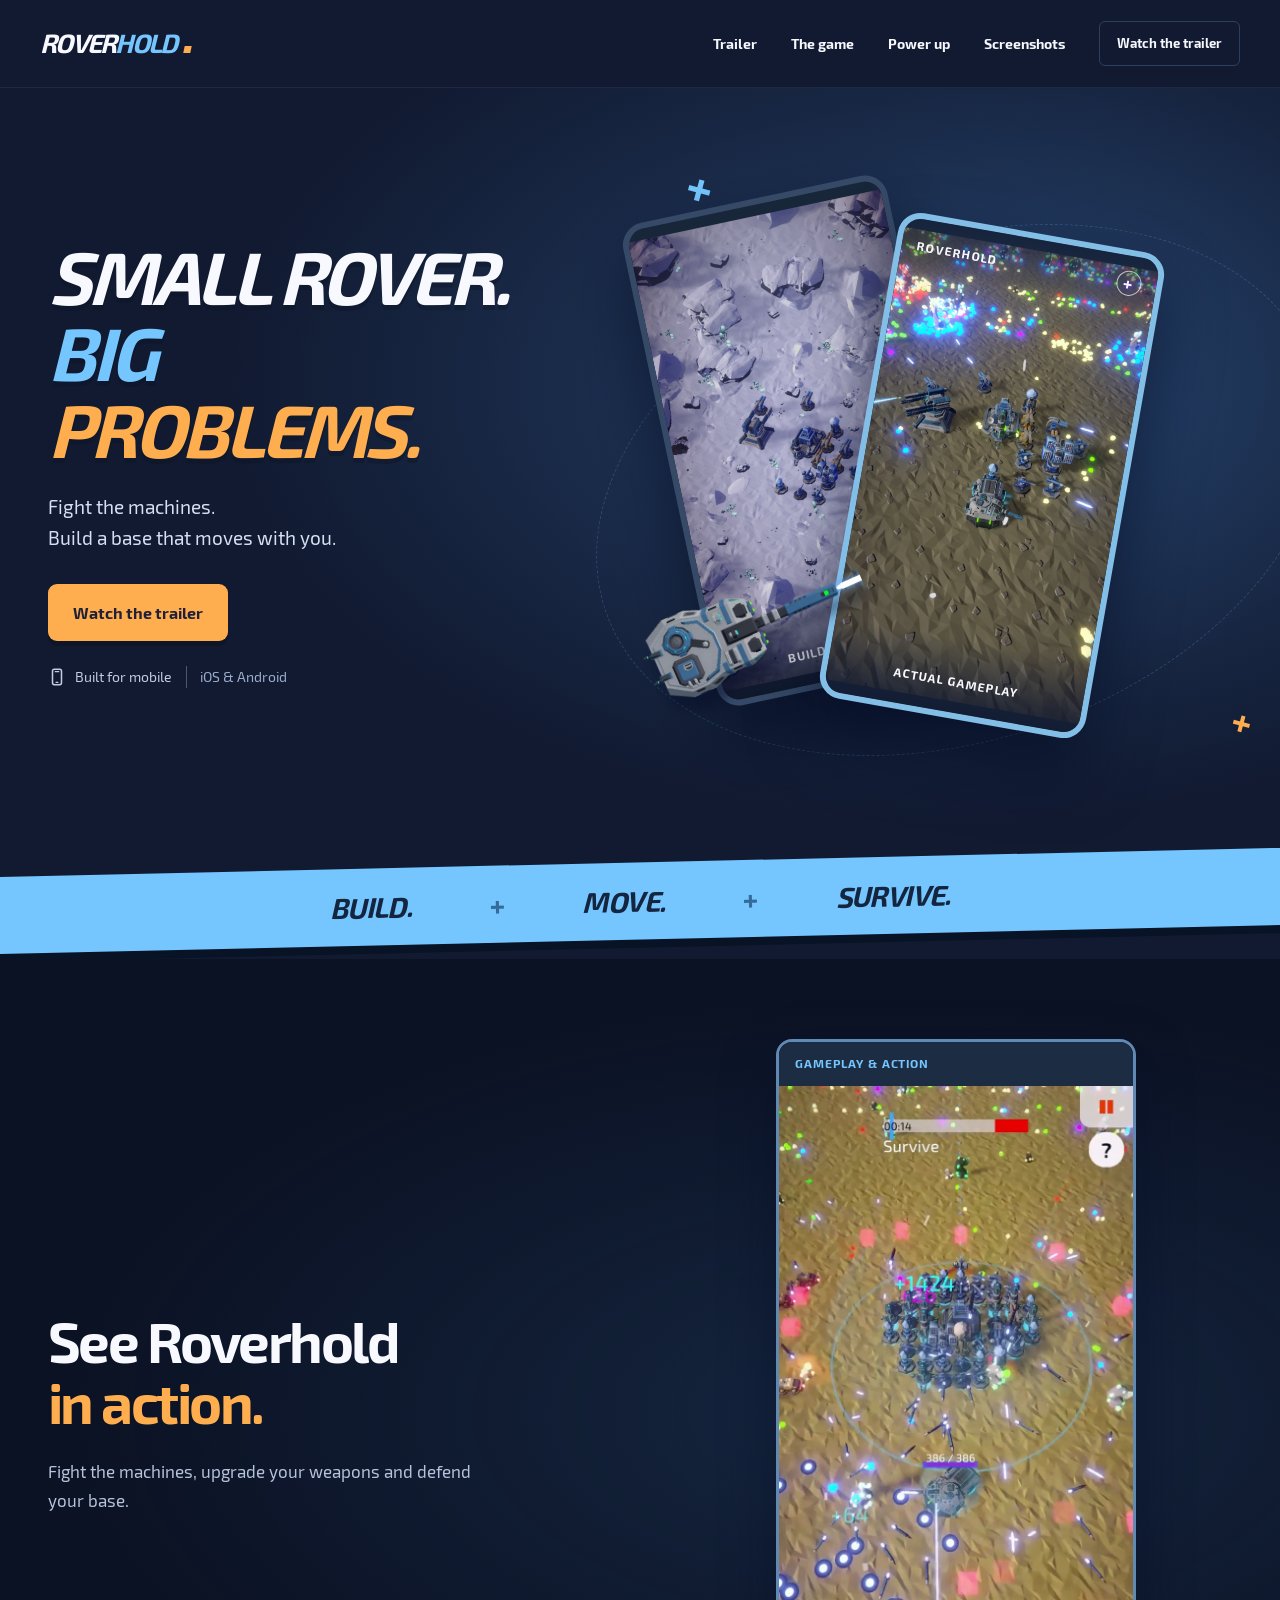
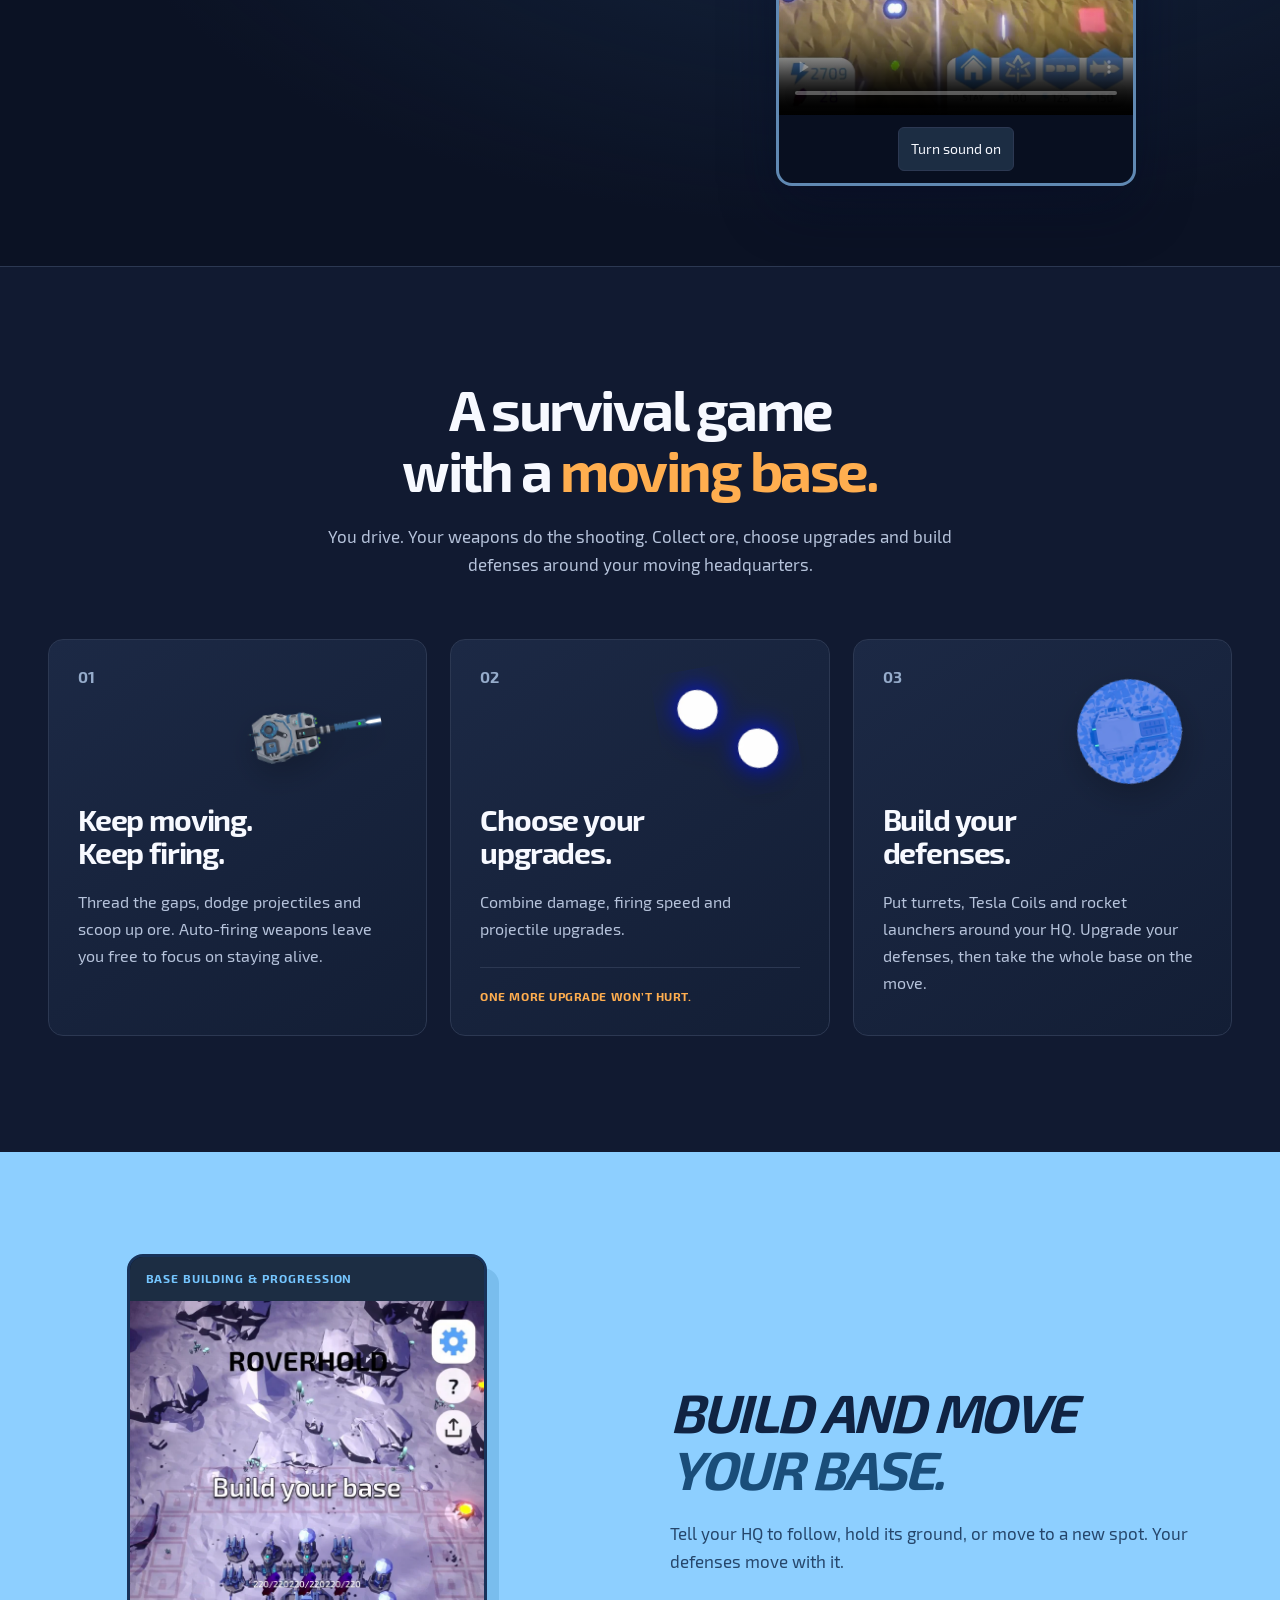
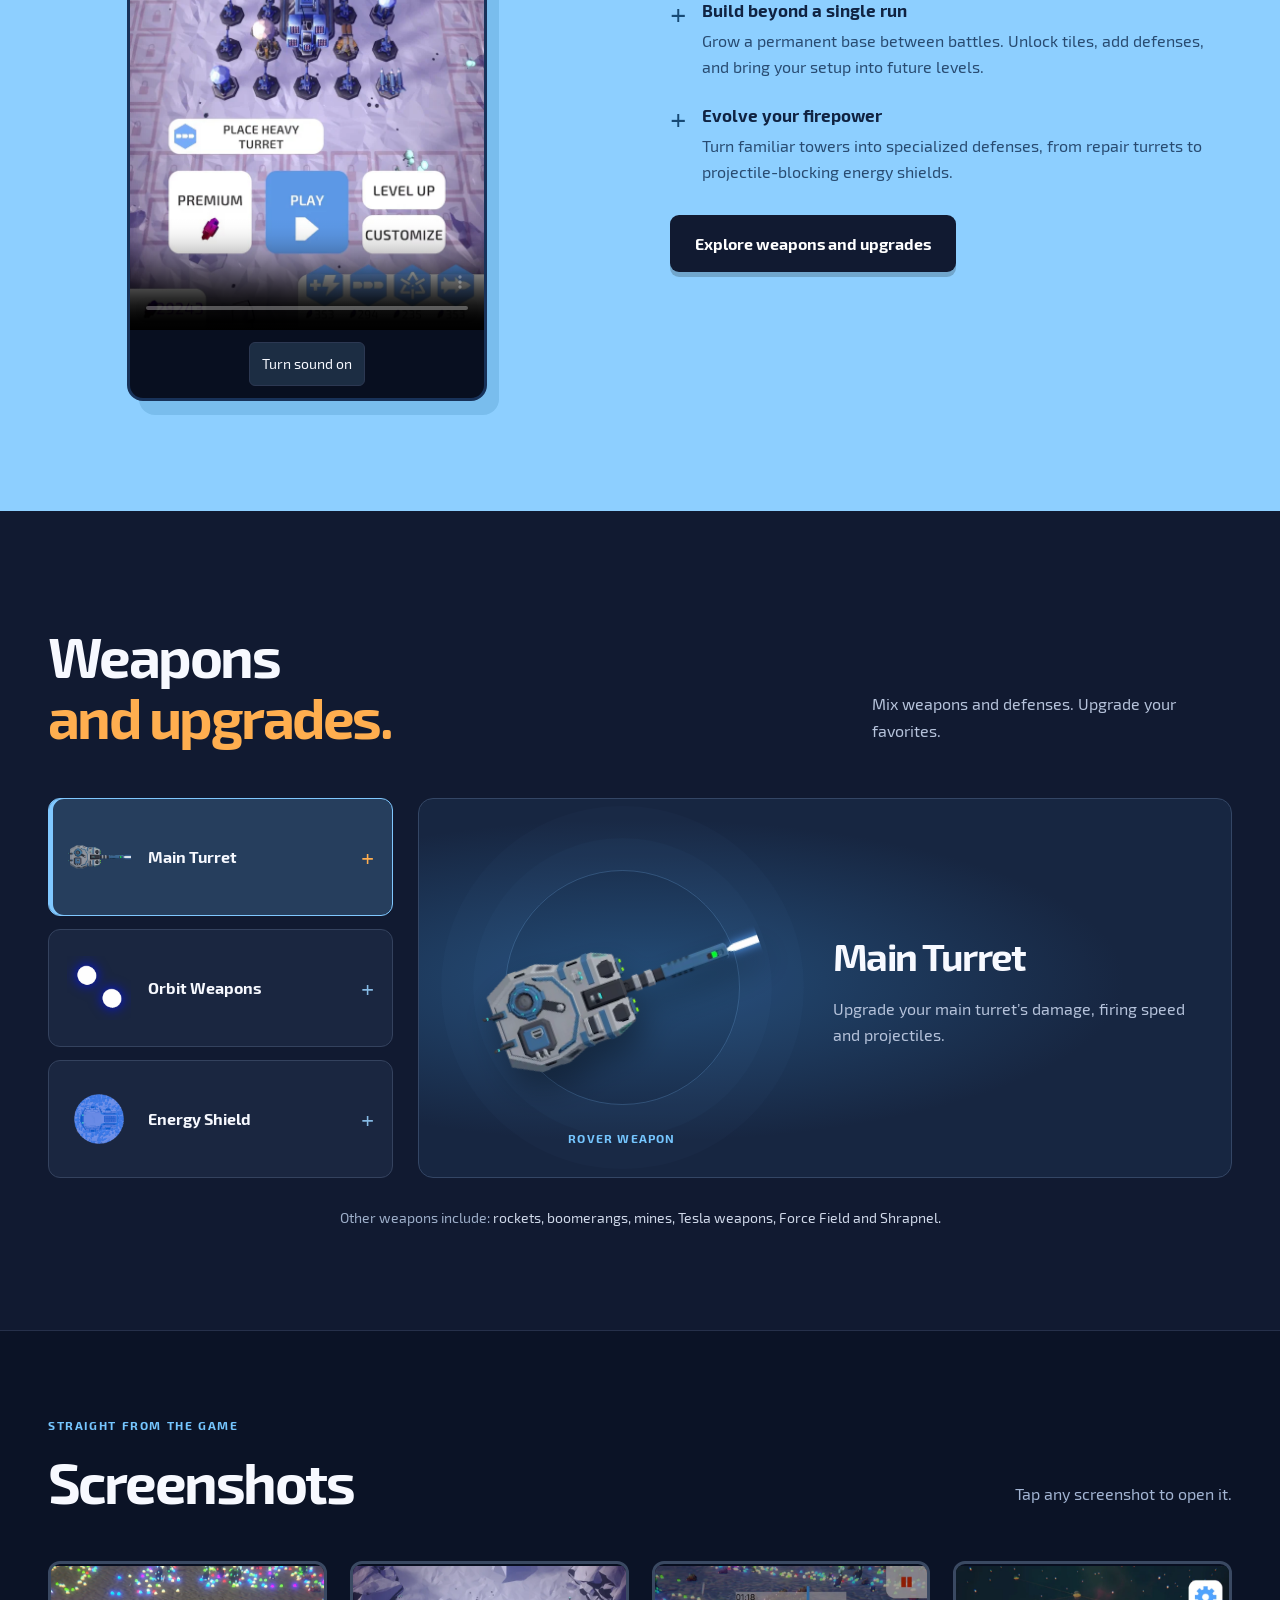
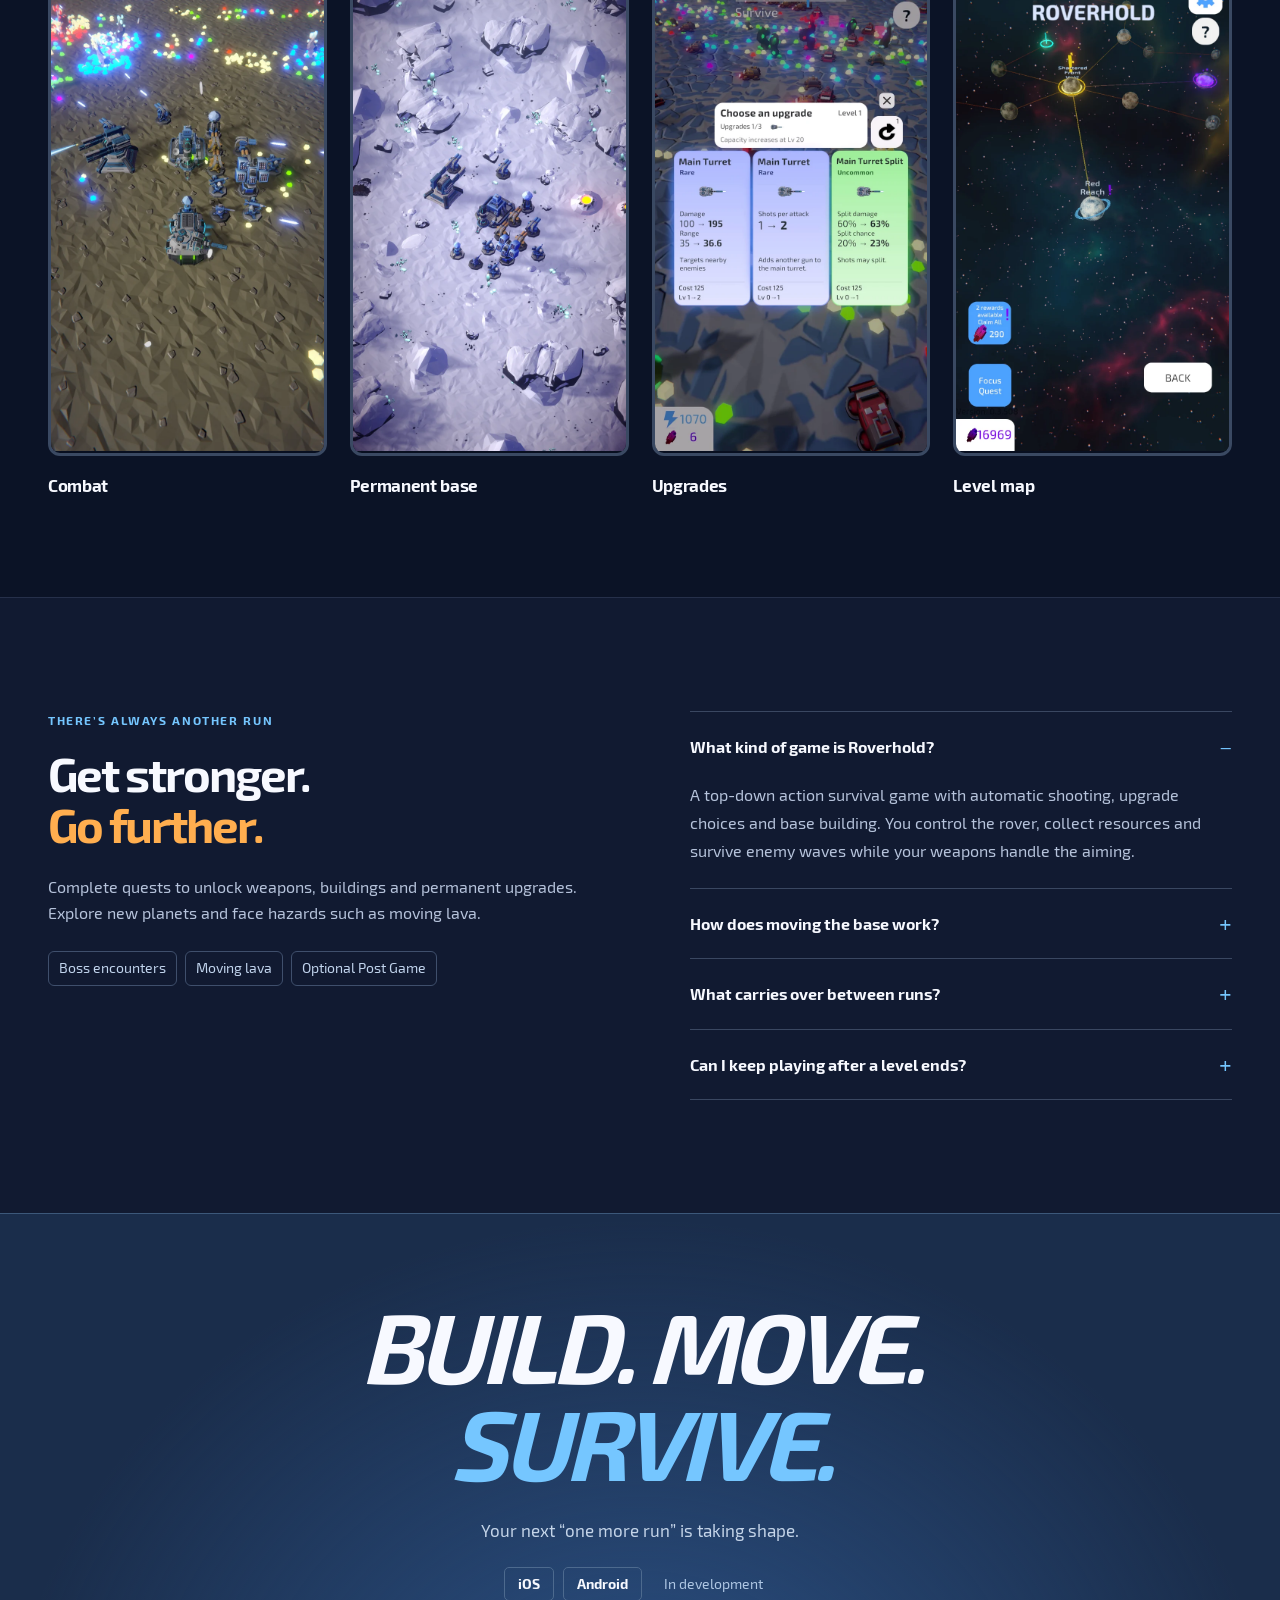
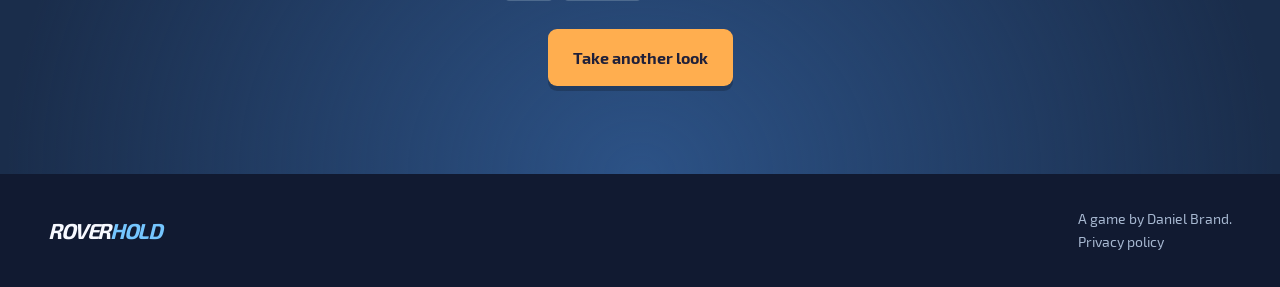
<file: index.html>
<!doctype html>
<html lang="en">
<head>
  <meta charset="UTF-8">
  <meta name="viewport" content="width=device-width, initial-scale=1">
  <meta name="theme-color" content="#111a31">
  <meta name="description" content="A little rover. A lot of firepower. Fight enemy machines, upgrade your weapons and build a base that moves with you in Roverhold, a mobile action survival game.">
  <meta property="og:title" content="ROVERHOLD | Build. Move. Survive.">
  <meta property="og:description" content="Fight the machines. Build a base that moves with you.">
  <meta property="og:type" content="website">
  <title>ROVERHOLD | Build. Move. Survive.</title>
  <link rel="icon" type="image/svg+xml" href="data:image/svg+xml,%3Csvg xmlns='http://www.w3.org/2000/svg' viewBox='0 0 64 64'%3E%3Crect width='64' height='64' rx='14' fill='%23111a31'/%3E%3Cpath d='M16 48V16h22q12 0 12 11 0 8-8 11l10 10H38L27 35v13zm11-23v7h9q4 0 4-4t-4-3z' fill='%237275ff'/%3E%3C/svg%3E">
  <link rel="preload" href="assets/exo-bold.ttf" as="font" type="font/ttf" crossorigin>
  <link rel="stylesheet" href="styles.css?v=20261024-mobile-trailer">
  <script src="app.js?v=20261025-current-ui" defer></script>
</head>
<body>
  <a class="skip-link" href="#main">Skip to content</a>
  <header class="site-header">
    <div class="nav-wrap">
      <a class="wordmark" href="#" aria-label="Roverhold home">ROVER<span>HOLD</span><i aria-hidden="true"></i></a>
      <button class="menu-toggle" type="button" aria-expanded="false" aria-controls="main-nav">Menu <span aria-hidden="true">+</span></button>
      <nav id="main-nav" aria-label="Main navigation">
        <a href="#trailer">Trailer</a><a href="#the-game">The game</a><a href="#power-up">Power up</a><a href="#screenshots">Screenshots</a><a class="nav-cta" href="#trailer">Watch the trailer</a>
      </nav>
    </div>
  </header>
  <main id="main">
    <section class="hero" aria-labelledby="hero-title">
      <div class="hero-glow" aria-hidden="true"></div>
      <div class="hero-inner section-width">
        <div class="hero-copy">
          <h1 id="hero-title">SMALL ROVER.<br><span class="title-blue">BIG</span><br><span class="title-orange">PROBLEMS.</span></h1>
          <p class="hero-description">Fight the machines.<br>Build a base that moves with you.</p>
          <div class="hero-actions"><a class="button button-orange" href="#trailer">Watch the trailer</a></div>
          <p class="platform-note"><svg viewBox="0 0 20 20" fill="none" aria-hidden="true"><rect x="5" y="1.5" width="10" height="17" rx="2" stroke="currentColor" stroke-width="1.7"/><path d="M8 4h4M9 16h2" stroke="currentColor" stroke-width="1.4" stroke-linecap="round"/></svg> Built for mobile <span>iOS &amp; Android</span></p>
        </div>
        <div class="hero-stage">
          <div class="stage-orbit" aria-hidden="true"></div><div class="star star-one" aria-hidden="true">+</div><div class="star star-two" aria-hidden="true">+</div>
          <div class="hero-screen screen-back"><img src="assets/base.webp" alt="The current Roverhold permanent base with evolved blue and gold defenses in Main Menu" width="720" height="1280"><span class="screen-caption">BUILD YOUR BASE</span></div>
          <button class="hero-screen screen-front screenshot-button" type="button" data-gallery-index="0" aria-label="Enlarge the Roverhold combat screenshot"><img src="assets/combat.webp" alt="The rover and its deployed headquarters fighting together in a Roverhold level" width="720" height="1280" fetchpriority="high"><span class="screen-topline"><span>ROVERHOLD</span><span class="expand-icon" aria-hidden="true">+</span></span><span class="screen-caption">ACTUAL GAMEPLAY</span></button>
          <div class="rover-float" aria-hidden="true"><img src="assets/turret.webp" alt="" width="256" height="256"></div>
        </div>
      </div>
      <div class="hero-bottom"><span>BUILD.</span><span>MOVE.</span><span>SURVIVE.</span></div>
    </section>
    <section class="trailer-section" id="trailer" aria-labelledby="trailer-title">
      <div class="trailer-inner section-width">
        <div class="trailer-copy">
          <h2 id="trailer-title">See Roverhold<br><span class="orange">in action.</span></h2>
          <p>Fight the machines, upgrade your weapons and defend your base.</p>
        </div>
        <figure class="trailer-player">
          <figcaption>GAMEPLAY &amp; ACTION</figcaption>
          <video id="action-trailer-video" controls playsinline muted loop preload="none" poster="assets/trailer-poster.webp?v=20261028-action-30s-v9" width="720" height="1280" aria-label="Roverhold gameplay and action trailer">
            <source src="assets/trailer.mp4?v=20261028-action-30s-v9" type="video/mp4">
            Your browser does not support embedded video.
          </video>
          <p class="trailer-controls"><button class="trailer-play-toggle trailer-control" type="button" aria-controls="action-trailer-video" hidden>Play</button><button class="trailer-sound-toggle trailer-control" type="button" aria-controls="action-trailer-video" hidden>Turn sound on</button><button class="trailer-controls-toggle trailer-control" type="button" aria-controls="action-trailer-video" hidden>More controls</button></p>
        </figure>
      </div>
    </section>
    <section class="game-section section-width" id="the-game" aria-labelledby="game-title">
      <div class="section-intro"><h2 id="game-title">A survival game<br>with a <span class="orange">moving base.</span></h2><p>You drive. Your weapons do the shooting. Collect ore, choose upgrades and build defenses around your moving headquarters.</p></div>
      <div class="feature-grid">
        <article class="feature feature-blue"><div class="feature-top"><span class="feature-number">01</span><img src="assets/turret.webp" width="160" height="160" alt="" loading="lazy"></div><h3>Keep moving.<br>Keep firing.</h3><p>Thread the gaps, dodge projectiles and scoop up ore. Auto-firing weapons leave you free to focus on staying alive.</p></article>
        <article class="feature feature-orange"><div class="feature-top"><span class="feature-number">02</span><img src="assets/orbit.webp" width="140" height="140" alt="" loading="lazy"></div><h3>Choose your<br>upgrades.</h3><p>Combine damage, firing speed and projectile upgrades.</p><span class="feature-tag">ONE MORE UPGRADE WON’T HURT.</span></article>
        <article class="feature feature-green"><div class="feature-top"><span class="feature-number">03</span><img src="assets/shield.webp" width="140" height="140" alt="" loading="lazy"></div><h3>Build your<br>defenses.</h3><p>Put turrets, Tesla Coils and rocket launchers around your HQ. Upgrade your defenses, then take the whole base on the move.</p></article>
      </div>
    </section>
    <section class="base-section" id="the-base" aria-labelledby="base-title">
      <div class="base-inner section-width">
        <figure class="trailer-player base-trailer-player">
          <figcaption>BASE BUILDING &amp; PROGRESSION</figcaption>
          <video id="base-trailer-video" controls playsinline muted loop preload="none" poster="assets/base-trailer-poster.webp?v=20261028-overview-30s-v9" width="720" height="1280" aria-label="Roverhold base building and progression trailer">
            <source src="assets/base-trailer.mp4?v=20261028-overview-30s-v9" type="video/mp4">
            Your browser does not support embedded video.
          </video>
          <p class="trailer-controls"><button class="trailer-play-toggle trailer-control" type="button" aria-controls="base-trailer-video" hidden>Play</button><button class="trailer-sound-toggle trailer-control" type="button" aria-controls="base-trailer-video" hidden>Turn sound on</button><button class="trailer-controls-toggle trailer-control" type="button" aria-controls="base-trailer-video" hidden>More controls</button></p>
        </figure>
        <div class="base-copy"><h2 id="base-title">BUILD AND MOVE<br><span class="outline-title">YOUR BASE.</span></h2><p>Tell your HQ to follow, hold its ground, or move to a new spot. Your defenses move with it.</p><div class="base-detail"><span class="detail-plus" aria-hidden="true">+</span><div><h3>Build beyond a single run</h3><p>Grow a permanent base between battles. Unlock tiles, add defenses, and bring your setup into future levels.</p></div></div><div class="base-detail"><span class="detail-plus" aria-hidden="true">+</span><div><h3>Evolve your firepower</h3><p>Turn familiar towers into specialized defenses, from repair turrets to projectile-blocking energy shields.</p></div></div></div>
        <a class="button button-dark base-next" href="#power-up">Explore weapons and upgrades</a>
      </div>
    </section>
    <section class="arsenal-section section-width" id="power-up" aria-labelledby="arsenal-title">
      <div class="arsenal-heading"><div><h2 id="arsenal-title">Weapons<br><span class="orange">and upgrades.</span></h2></div><p>Mix weapons and defenses. Upgrade your favorites.</p></div>
      <div class="arsenal-layout">
        <div class="weapon-picker" aria-label="Explore rover upgrades">
          <button class="weapon-button selected" type="button" data-weapon="turret" aria-pressed="true"><img src="assets/turret.webp" alt="" width="72" height="72" loading="lazy"><span><strong>Main Turret</strong></span><span class="weapon-indicator" aria-hidden="true">+</span></button>
          <button class="weapon-button" type="button" data-weapon="orbit" aria-pressed="false"><img src="assets/orbit.webp" alt="" width="72" height="72" loading="lazy"><span><strong>Orbit Weapons</strong></span><span class="weapon-indicator" aria-hidden="true">+</span></button>
          <button class="weapon-button" type="button" data-weapon="shield" aria-pressed="false"><img src="assets/shield.webp" alt="" width="72" height="72" loading="lazy"><span><strong>Energy Shield</strong></span><span class="weapon-indicator" aria-hidden="true">+</span></button>
        </div>
        <div class="weapon-display" data-active-weapon="turret"><div class="weapon-art"><div class="weapon-rings" aria-hidden="true"></div><img id="weapon-image" src="assets/turret.webp" alt="Main Turret upgrade artwork from Roverhold" width="300" height="300"><span class="weapon-kind" id="weapon-kind">ROVER WEAPON</span></div><div class="weapon-copy" aria-live="polite" aria-atomic="true"><h3 id="weapon-title">Main Turret</h3><p id="weapon-description">Upgrade your main turret’s damage, firing speed and projectiles.</p></div></div>
      </div>
      <p class="arsenal-more">Other weapons include: <strong>rockets, boomerangs, mines, Tesla weapons, Force Field and Shrapnel.</strong></p>
    </section>
    <section class="gallery-section" id="screenshots" aria-labelledby="gallery-title"><div class="section-width">
      <div class="gallery-heading"><div><p class="eyebrow blue">STRAIGHT FROM THE GAME</p><h2 id="gallery-title">Screenshots</h2></div><p>Tap any screenshot to open it.</p></div>
      <div class="gallery-grid">
        <button class="gallery-card screenshot-button" type="button" data-gallery-index="0" aria-label="Open combat screenshot"><div class="gallery-image"><img src="assets/combat.webp" alt="The rover and its deployed headquarters with defenses firing across rocky terrain" width="720" height="1280" loading="lazy"></div><span class="gallery-label"><strong>Combat</strong></span></button>
        <button class="gallery-card screenshot-button" type="button" data-gallery-index="1" aria-label="Open base screenshot"><div class="gallery-image"><img src="assets/base.webp" alt="The permanent Main Menu base with evolved towers and rocket launchers" width="720" height="1280" loading="lazy"></div><span class="gallery-label"><strong>Permanent base</strong></span></button>
        <button class="gallery-card screenshot-button" type="button" data-gallery-index="2" aria-label="Open upgrades screenshot"><div class="gallery-image"><img src="assets/upgrades-rarities.webp?v=20261025-current-ui" alt="Two Rare Main Turret upgrade cards and an Uncommon Main Turret Split card in Roverhold’s current upgrade menu" width="720" height="1280" loading="lazy"></div><span class="gallery-label"><strong>Upgrades</strong></span></button>
        <button class="gallery-card screenshot-button" type="button" data-gallery-index="3" aria-label="Open level map screenshot"><div class="gallery-image"><img src="assets/map.webp" alt="Roverhold's branching map of connected planets" width="750" height="1334" loading="lazy"></div><span class="gallery-label"><strong>Level map</strong></span></button>
      </div>
    </div></section>
    <section class="next-run section-width" aria-labelledby="next-run-title"><div class="next-run-copy"><p class="eyebrow blue">THERE’S ALWAYS ANOTHER RUN</p><h2 id="next-run-title">Get stronger.<br><span class="orange">Go further.</span></h2><p>Complete quests to unlock weapons, buildings and permanent upgrades. Explore new planets and face hazards such as moving lava.</p><div class="run-tags"><span>Boss encounters</span><span>Moving lava</span><span>Optional Post Game</span></div></div>
      <div class="faq-list"><details open><summary>What kind of game is Roverhold?</summary><p>A top-down action survival game with automatic shooting, upgrade choices and base building. You control the rover, collect resources and survive enemy waves while your weapons handle the aiming.</p></details><details><summary>How does moving the base work?</summary><p>Your HQ and its defenses can follow your rover, stay in place, or move to a waypoint. Buildings are less effective while moving, so choosing when to stop matters.</p></details><details><summary>What carries over between runs?</summary><p>Your permanent base, unlocked content and Meta Upgrades give you a better start. Power and upgrades you buy during a run are temporary.</p></details><details><summary>Can I keep playing after a level ends?</summary><p>Yes. After completing a level, you can finish your run or continue in Post Game mode for a tougher challenge and additional rewards.</p></details></div>
    </section>
    <section class="closing" aria-labelledby="closing-title"><div class="closing-inner section-width"><h2 id="closing-title">BUILD. MOVE.<br><span>SURVIVE.</span></h2><p>Your next “one more run” is taking shape.</p><div class="platform-chips"><span>iOS</span><span>Android</span><span class="development-chip">In development</span></div><a class="button button-orange" href="#screenshots">Take another look</a></div></section>
  </main>
  <footer class="site-footer section-width"><a class="wordmark" href="#" aria-label="Back to Roverhold home">ROVER<span>HOLD</span></a><p>A game by Daniel Brand.<br><a href="privacy-policy.html">Privacy policy</a></p></footer>
  <dialog class="lightbox" id="screenshot-dialog" aria-labelledby="lightbox-caption"><div class="lightbox-bar"><p id="lightbox-caption">Combat</p><button type="button" class="lightbox-close" aria-label="Close screenshot viewer">Close <span aria-hidden="true">×</span></button></div><div class="lightbox-image-wrap"><img id="lightbox-image" alt="" width="1080" height="1920"></div><div class="lightbox-controls"><button id="previous-screenshot" type="button">Previous</button><span id="lightbox-counter">1 / 4</span><button id="next-screenshot" type="button">Next</button></div></dialog>
</body></html>
</file>
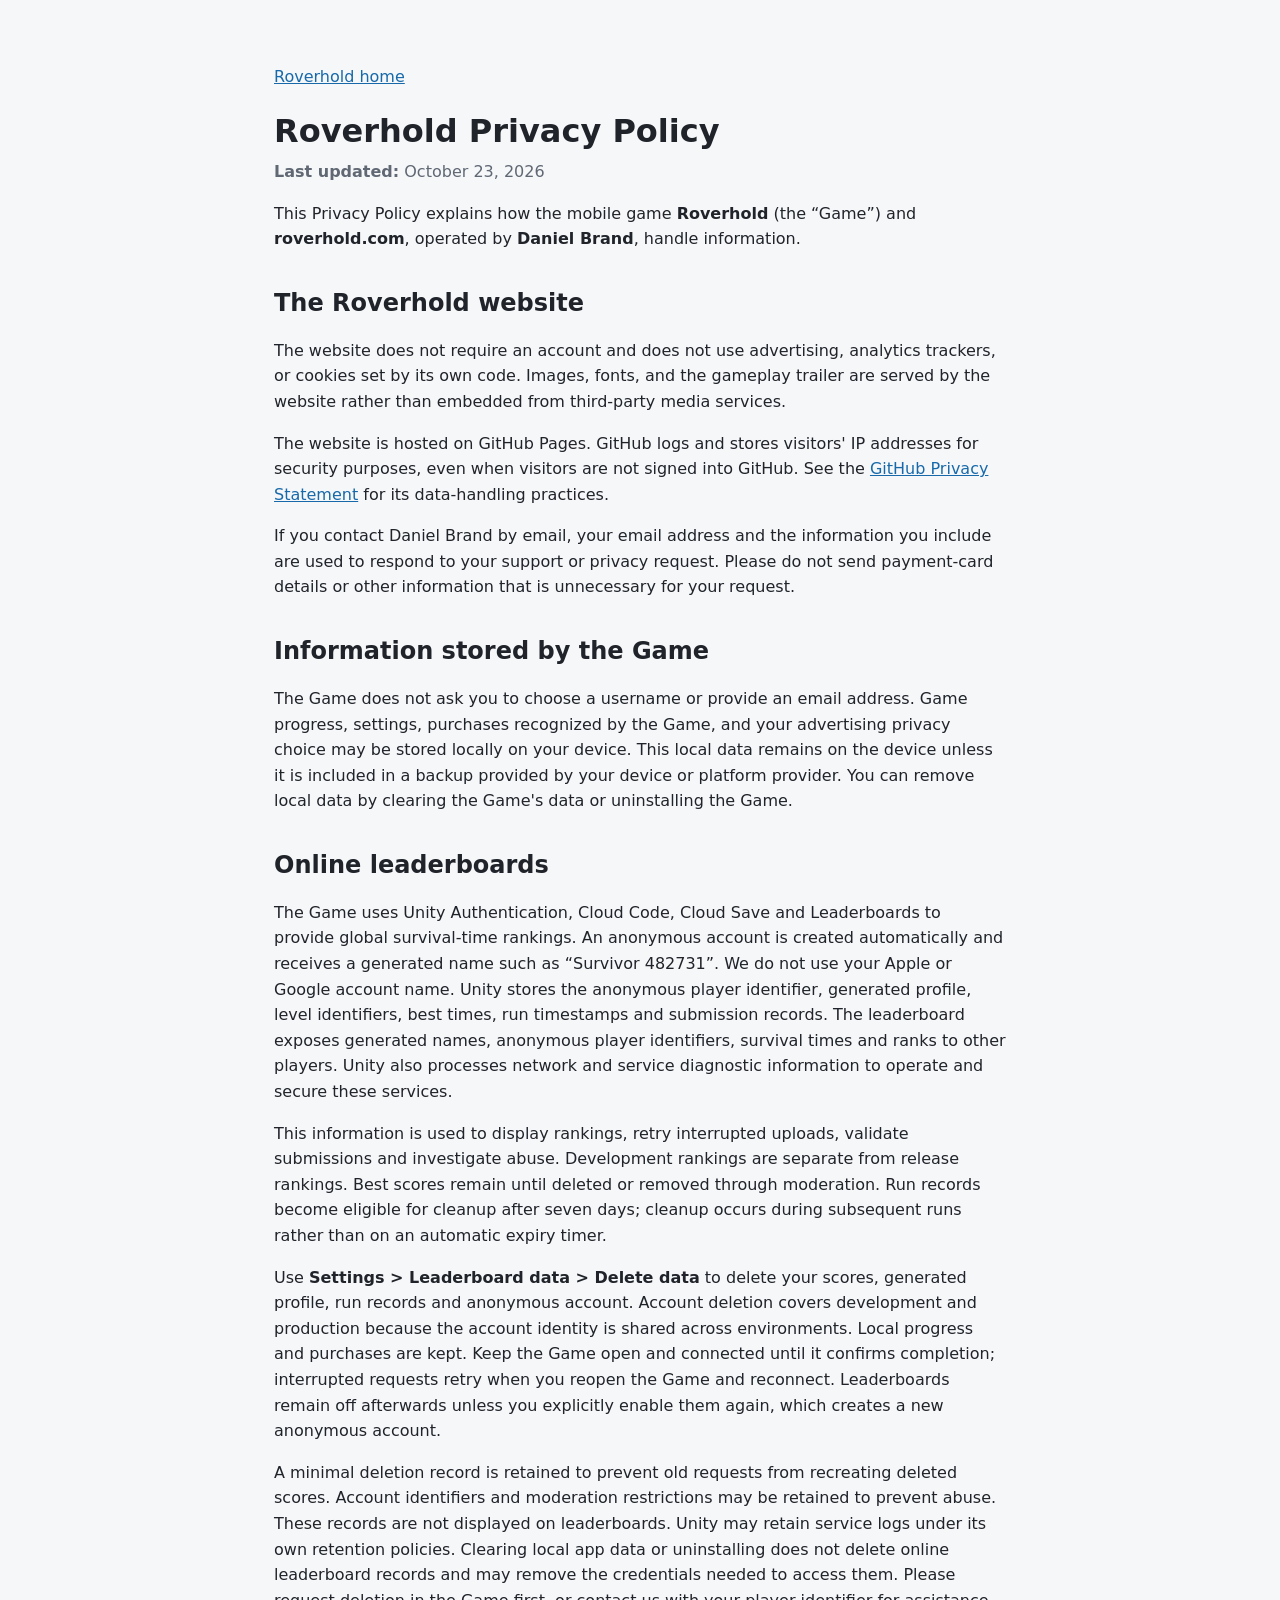
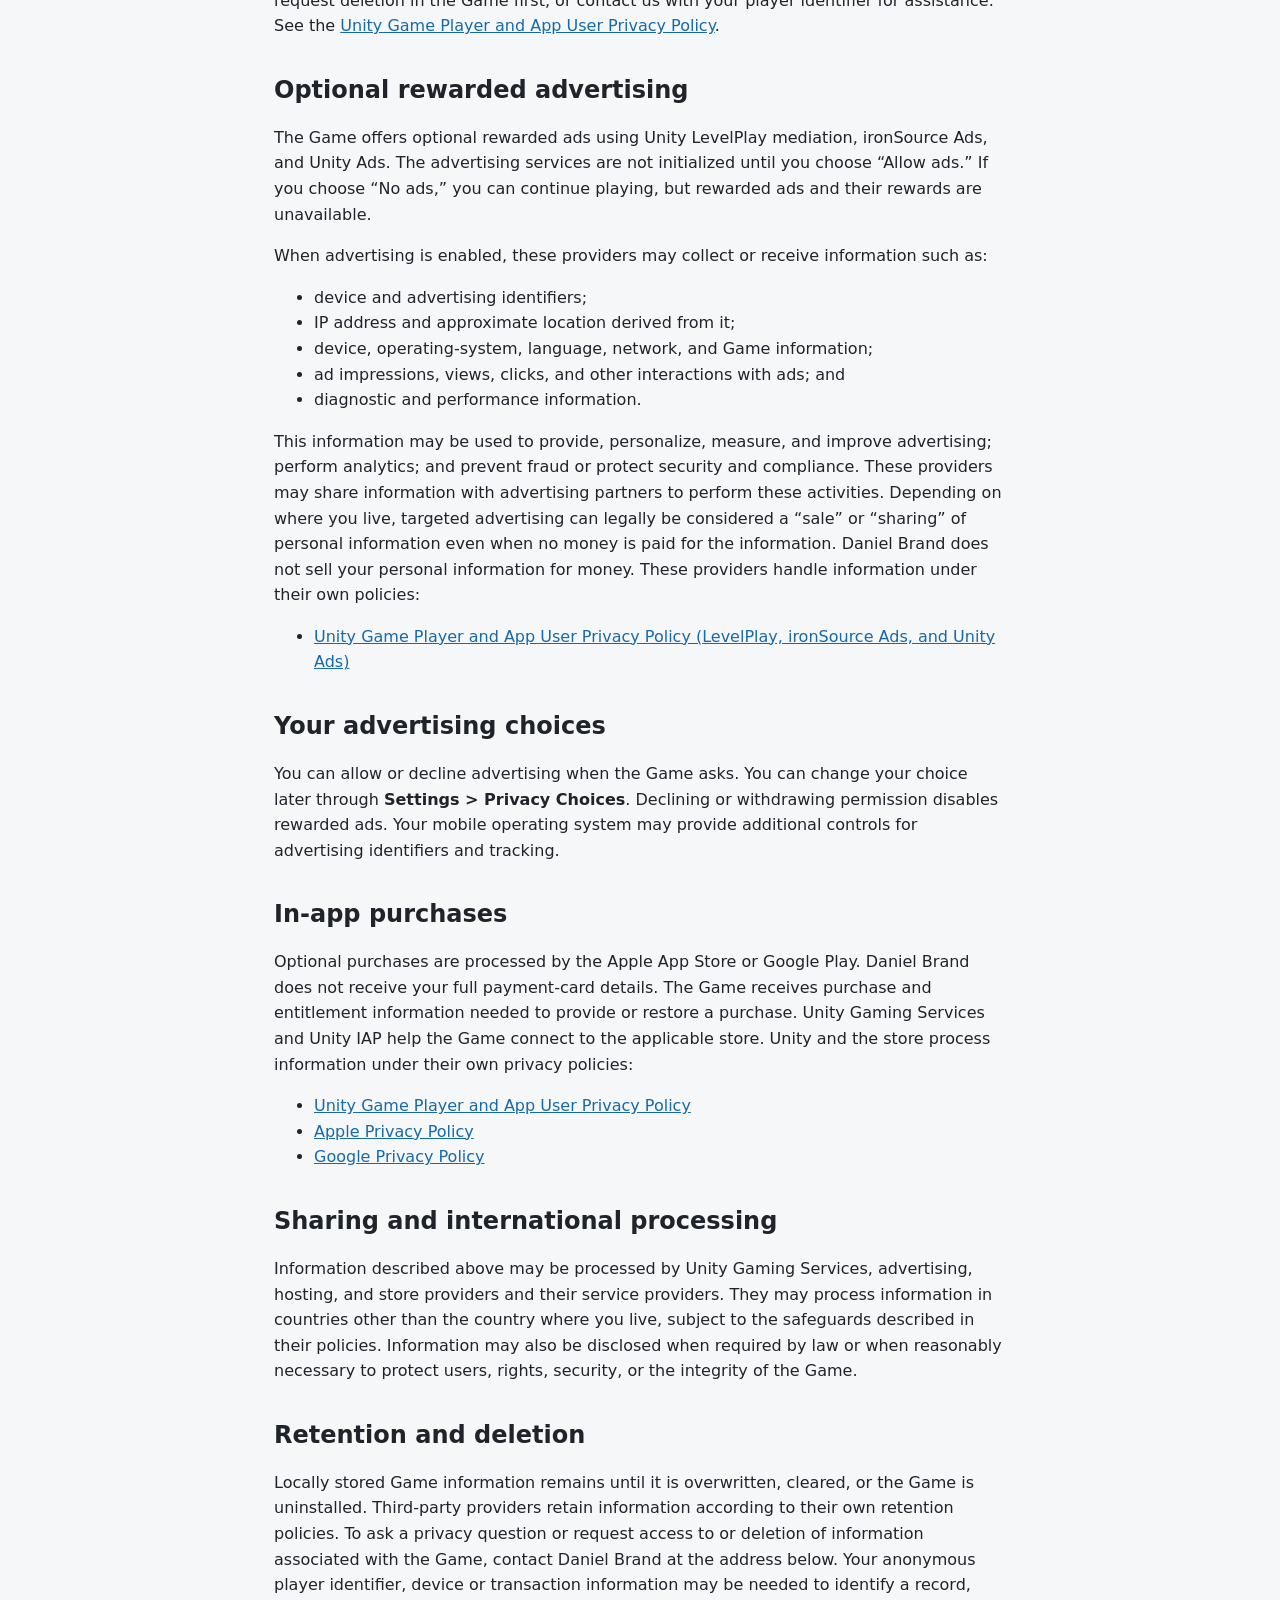
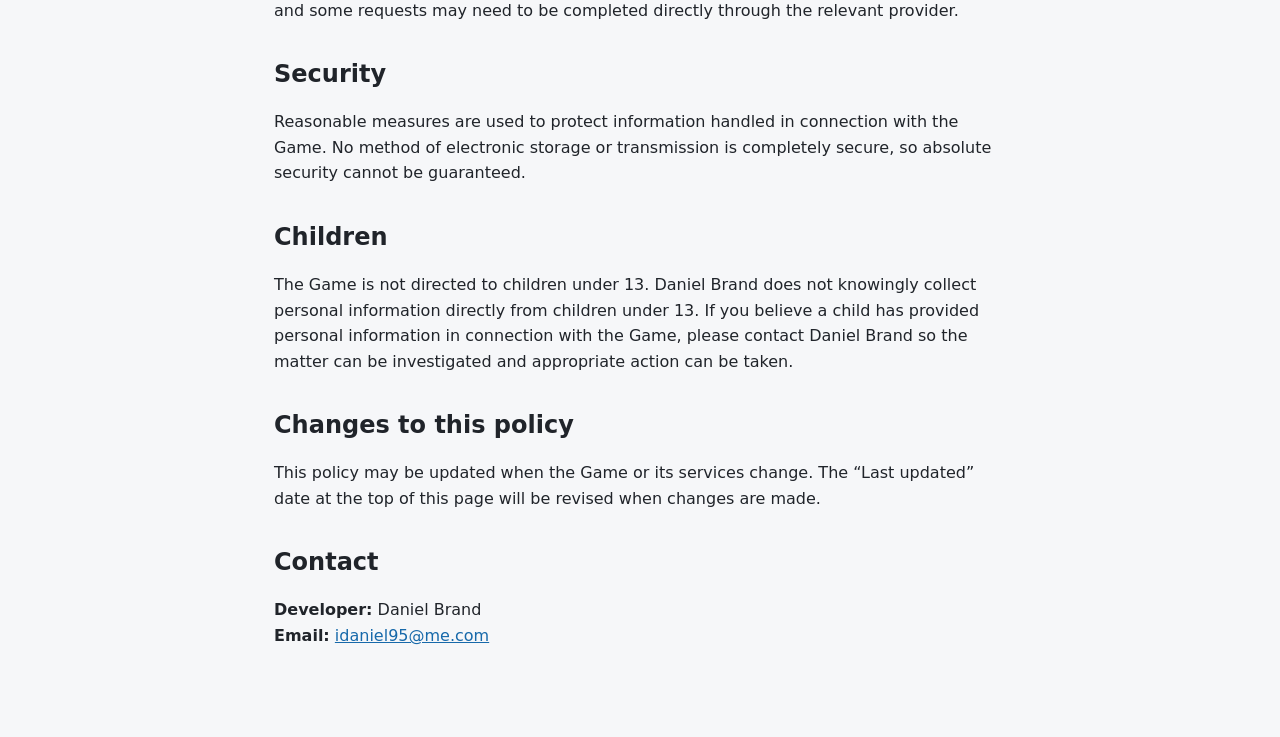
<file: privacy-policy.html>
<!doctype html>
<html lang="en">
<head>
	<meta charset="utf-8">
	<meta name="viewport" content="width=device-width, initial-scale=1">
	<meta name="description" content="Privacy Policy for the Roverhold game and website by Daniel Brand.">
	<title>Roverhold Privacy Policy</title>
	<style>
		:root {
			color-scheme: light dark;
			font-family: system-ui, -apple-system, BlinkMacSystemFont, "Segoe UI", sans-serif;
			line-height: 1.6;
		}

		body {
			margin: 0;
			background: #f6f7f9;
			color: #20242a;
		}

		main {
			box-sizing: border-box;
			max-width: 780px;
			margin: 0 auto;
			padding: 48px 24px 72px;
		}

		h1, h2 {
			line-height: 1.25;
		}

		h1 {
			margin-bottom: 8px;
		}

		h2 {
			margin-top: 36px;
		}

		a {
			color: #1769aa;
		}

		.updated {
			margin-top: 0;
			color: #606874;
		}

		@media (prefers-color-scheme: dark) {
			body {
				background: #14171b;
				color: #e8eaed;
			}

			a {
				color: #7fc1ff;
			}

			.updated {
				color: #abb2bc;
			}
		}
	</style>
</head>
<body>
	<main>
		<p><a href="https://roverhold.com/">Roverhold home</a></p>
		<h1>Roverhold Privacy Policy</h1>
		<p class="updated"><strong>Last updated:</strong> October 23, 2026</p>

		<p>
			This Privacy Policy explains how the mobile game <strong>Roverhold</strong>
			(the “Game”) and <strong>roverhold.com</strong>, operated by <strong>Daniel Brand</strong>,
			handle information.
		</p>

		<h2>The Roverhold website</h2>
		<p>
			The website does not require an account and does not use advertising, analytics trackers,
			or cookies set by its own code. Images, fonts, and the gameplay trailer are served by the
			website rather than embedded from third-party media services.
		</p>
		<p>
			The website is hosted on GitHub Pages. GitHub logs and stores visitors' IP addresses for
			security purposes, even when visitors are not signed into GitHub. See the
			<a href="https://docs.github.com/en/site-policy/privacy-policies/github-general-privacy-statement">GitHub Privacy Statement</a>
			for its data-handling practices.
		</p>
		<p>
			If you contact Daniel Brand by email, your email address and the information you include
			are used to respond to your support or privacy request. Please do not send payment-card
			details or other information that is unnecessary for your request.
		</p>

		<h2>Information stored by the Game</h2>
		<p>
			The Game does not ask you to choose a username or provide an email address. Game progress, settings, purchases
			recognized by the Game, and your advertising privacy choice may be stored locally on your
			device. This local data remains on the device unless it is included in a backup provided by
			your device or platform provider. You can remove local data by clearing the Game's data or
			uninstalling the Game.
		</p>

		<h2>Online leaderboards</h2>
		<p>
			The Game uses Unity Authentication, Cloud Code, Cloud Save and Leaderboards to provide
			global survival-time rankings. An anonymous account is created automatically and receives
			a generated name such as “Survivor 482731”. We do not use your Apple or Google account name.
			Unity stores the anonymous player identifier, generated profile, level identifiers, best
			times, run timestamps and submission records. The leaderboard exposes generated names,
			anonymous player identifiers, survival times and ranks to other players. Unity also processes
			network and service diagnostic information to operate and secure these services.
		</p>
		<p>
			This information is used to display rankings, retry interrupted uploads, validate submissions
			and investigate abuse. Development rankings are separate from release rankings. Best scores
			remain until deleted or removed through moderation. Run records become eligible for cleanup
			after seven days; cleanup occurs during subsequent runs rather than on an automatic expiry timer.
		</p>
		<p>
			Use <strong>Settings &gt; Leaderboard data &gt; Delete data</strong> to delete your scores,
			generated profile, run records and anonymous account. Account deletion covers development and
			production because the account identity is shared across environments. Local progress and
			purchases are kept. Keep the Game open and connected until it confirms completion; interrupted
			requests retry when you reopen the Game and reconnect. Leaderboards remain off afterwards
			unless you explicitly enable them again, which creates a new anonymous account.
		</p>
		<p>
			A minimal deletion record is retained to prevent old requests from recreating deleted scores.
			Account identifiers and moderation restrictions may be retained to prevent abuse. These records
			are not displayed on leaderboards. Unity may retain service logs under its own retention policies.
			Clearing local app data or uninstalling does not delete online leaderboard records and may remove
			the credentials needed to access them. Please request deletion in the Game first, or contact us
			with your player identifier for assistance. See the
			<a href="https://unity.com/legal/game-player-and-app-user-privacy-policy">Unity Game Player and App User Privacy Policy</a>.
		</p>

		<h2>Optional rewarded advertising</h2>
		<p>
			The Game offers optional rewarded ads using Unity LevelPlay mediation, ironSource Ads, and
			Unity Ads. The advertising services are not initialized until you choose “Allow ads.” If you
			choose “No ads,” you can continue playing, but rewarded ads and their rewards are unavailable.
		</p>
		<p>
			When advertising is enabled, these providers may collect or receive information such as:
		</p>
		<ul>
			<li>device and advertising identifiers;</li>
			<li>IP address and approximate location derived from it;</li>
			<li>device, operating-system, language, network, and Game information;</li>
			<li>ad impressions, views, clicks, and other interactions with ads; and</li>
			<li>diagnostic and performance information.</li>
		</ul>
		<p>
			This information may be used to provide, personalize, measure, and improve advertising;
			perform analytics; and prevent fraud or protect security and compliance. These providers
			may share information with advertising partners to perform these activities. Depending on
			where you live, targeted advertising can legally be considered a “sale” or “sharing” of
			personal information even when no money is paid for the information. Daniel Brand does not
			sell your personal information for money. These providers handle information under their
			own policies:
		</p>
		<ul>
			<li><a href="https://unity.com/legal/game-player-and-app-user-privacy-policy">Unity Game Player and App User Privacy Policy (LevelPlay, ironSource Ads, and Unity Ads)</a></li>
		</ul>

		<h2>Your advertising choices</h2>
		<p>
			You can allow or decline advertising when the Game asks. You can change your choice later
			through <strong>Settings &gt; Privacy Choices</strong>. Declining or withdrawing permission
			disables rewarded ads. Your mobile operating system may provide additional controls for
			advertising identifiers and tracking.
		</p>

		<h2>In-app purchases</h2>
		<p>
			Optional purchases are processed by the Apple App Store or Google Play. Daniel Brand does
			not receive your full payment-card details. The Game receives purchase and entitlement
			information needed to provide or restore a purchase. Unity Gaming Services and Unity IAP
			help the Game connect to the applicable store. Unity and the store process information under
			their own privacy policies:
		</p>
		<ul>
			<li><a href="https://unity.com/legal/game-player-and-app-user-privacy-policy">Unity Game Player and App User Privacy Policy</a></li>
			<li><a href="https://www.apple.com/legal/privacy/">Apple Privacy Policy</a></li>
			<li><a href="https://policies.google.com/privacy">Google Privacy Policy</a></li>
		</ul>

		<h2>Sharing and international processing</h2>
		<p>
			Information described above may be processed by Unity Gaming Services, advertising, hosting, and store providers and
			their service providers. They may process information in countries other than the country
			where you live, subject to the safeguards described in their policies. Information may also
			be disclosed when required by law or when reasonably necessary to protect users, rights,
			security, or the integrity of the Game.
		</p>

		<h2>Retention and deletion</h2>
		<p>
			Locally stored Game information remains until it is overwritten, cleared, or the Game is
			uninstalled. Third-party providers retain information according to their own retention
			policies. To ask a privacy question or request access to or deletion of information associated
			with the Game, contact Daniel Brand at the address below. Your anonymous player identifier,
			device or transaction information may be needed to identify a record,
			and some requests may need to be completed directly through the relevant provider.
		</p>

		<h2>Security</h2>
		<p>
			Reasonable measures are used to protect information handled in connection with the Game.
			No method of electronic storage or transmission is completely secure, so absolute
			security cannot be guaranteed.
		</p>

		<h2>Children</h2>
		<p>
			The Game is not directed to children under 13. Daniel Brand does not knowingly collect
			personal information directly from children under 13. If you believe a child has provided
			personal information in connection with the Game, please contact Daniel Brand so the matter
			can be investigated and appropriate action can be taken.
		</p>

		<h2>Changes to this policy</h2>
		<p>
			This policy may be updated when the Game or its services change. The “Last updated” date at
			the top of this page will be revised when changes are made.
		</p>

		<h2>Contact</h2>
		<p>
			<strong>Developer:</strong> Daniel Brand<br>
			<strong>Email:</strong> <a href="mailto:idaniel95@me.com">idaniel95@me.com</a>
		</p>
	</main>
</body>
</html>
</file>
<file: styles.css>
@font-face{font-family:Exo;src:url('assets/exo-regular.ttf') format('truetype');font-weight:400;font-display:swap}
@font-face{font-family:Exo;src:url('assets/exo-bold.ttf') format('truetype');font-weight:700 900;font-display:swap}
:root{color-scheme:dark;--navy:#111a31;--deep:#0b1224;--panel:#19253f;--blue:#75c6ff;--orange:#ffae4f;--white:#f7f9ff;--muted:#b6c3db;--line:#2c3852;--mint:#a6edcf;--body:Exo,Arial,sans-serif}
*{box-sizing:border-box}html{scroll-behavior:smooth}body{margin:0;background:var(--navy);color:var(--white);font-family:var(--body);font-size:16px;line-height:1.65;overflow-x:clip}body.dialog-open{overflow:hidden}button,a{-webkit-tap-highlight-color:transparent;touch-action:manipulation}button{font:inherit;cursor:pointer;color:inherit}a{color:inherit;text-decoration:none}img{display:block;max-width:100%}button:focus-visible,a:focus-visible,summary:focus-visible{outline:3px solid var(--orange);outline-offset:5px}h1,h2,h3,p{margin:0}h1,h2,h3{font-weight:700;line-height:1.08}h1,h2{letter-spacing:-.045em}p{max-width:65ch}h2{font-size:clamp(2.5rem,4.4vw,4.2rem)}.section-width{width:min(1240px,calc(100% - 96px));margin-inline:auto}.eyebrow{font-weight:700;letter-spacing:.13em;font-size:.78rem;line-height:1.55}.blue{color:var(--blue)}.orange{color:var(--orange)}.button{display:inline-flex;align-items:center;justify-content:center;min-height:57px;padding:16px 25px;border:0;border-radius:9px;font-weight:700;font-size:1rem;line-height:1.35;box-shadow:0 5px 0 #0003;transition:transform .2s,box-shadow .2s}.button:hover{transform:translateY(-3px);box-shadow:0 8px 0 #0003}.button:active{transform:translateY(1px);box-shadow:0 2px 0 #0003}.button-orange{background:var(--orange);color:#202039}.button-dark{background:#111a31;color:white}.skip-link{position:fixed;top:-100px;left:16px;z-index:1000;padding:10px 18px;background:white;color:#111}.skip-link:focus{top:10px}
.site-header{height:88px;position:relative;z-index:20;border-bottom:1px solid #d7e3ff12;background:var(--navy)}.nav-wrap{width:min(1320px,calc(100% - 80px));height:100%;margin:auto;display:flex;align-items:center;justify-content:space-between;gap:30px}.wordmark{font-size:1.65rem;font-weight:900;font-style:italic;letter-spacing:-.065em;line-height:1;white-space:nowrap;position:relative}.wordmark span{color:var(--blue)}.wordmark i{display:inline-block;width:7px;height:7px;background:var(--orange);margin-left:7px;transform:skew(-12deg)}nav{display:flex;align-items:center;gap:34px}nav>a{font-size:.9rem;font-weight:700;transition:color .2s}nav>a:hover{color:var(--blue)}nav .nav-cta{padding:11px 17px;border:1px solid #6794c84f;border-radius:6px;font-size:.82rem}.menu-toggle{display:none}
.hero{position:relative;overflow:hidden;background:radial-gradient(ellipse at 75% 34%,#243f66 0,transparent 54%),#111a31}.hero-glow{position:absolute;width:700px;height:700px;border-radius:50%;right:-130px;top:-70px;background:radial-gradient(circle,#4ea2ff12,transparent 66%);pointer-events:none}.hero-inner{min-height:766px;display:grid;grid-template-columns:1.06fr 1fr;gap:20px;align-items:center;padding-block:64px 80px;position:relative}.hero-copy{position:relative;z-index:3}h1{font-size:clamp(3.5rem,5.8vw,5.5rem);font-style:italic;line-height:1.03;letter-spacing:-.055em;text-shadow:0 5px 0 #09112155}.title-blue{color:var(--blue)}.title-orange{color:var(--orange)}.hero-description{font-size:1.17rem;color:#d5e0f2;margin-top:25px;line-height:1.65}.hero-actions{display:flex;gap:26px;align-items:center;margin-top:30px;flex-wrap:wrap}.platform-note{margin-top:25px;font-size:.85rem;display:flex;align-items:center;gap:9px;color:#c0cce1}.platform-note svg{width:18px;height:18px}.platform-note>span{color:#9cabca;padding-left:13px;border-left:1px solid #4a5775;margin-left:5px}.hero-stage{height:602px;position:relative;z-index:2;margin-right:-20px}.stage-orbit{position:absolute;inset:78px -14% 4%;border:1px dashed #7fb8ff38;border-radius:50%;transform:rotate(-19deg)}.hero-screen{position:absolute;width:270px;height:493px;border-radius:23px;border:6px solid #3f577a;background:#1c2d43;overflow:hidden;box-shadow:0 35px 65px #050c24a1;display:block;padding:0;isolation:isolate}.hero-screen img{width:100%;height:100%;object-fit:cover}.screen-back{top:32px;left:0;transform:rotate(-12deg);filter:brightness(.85)}.screen-front{top:67px;left:190px;transform:rotate(10deg);border-color:#83bee7;transition:transform .35s,box-shadow .35s}.screen-front:hover{transform:rotate(6deg) translateY(-8px);box-shadow:0 42px 80px #050c24d9}.screen-topline{position:absolute;top:0;left:0;right:0;display:flex;align-items:center;justify-content:space-between;padding:15px;background:linear-gradient(#15203ab5,transparent);font-weight:700;font-size:.75rem;letter-spacing:.12em}.expand-icon{display:grid;place-items:center;width:25px;height:25px;border:1px solid #ffffffa8;border-radius:50%;font-size:1.1rem;line-height:1}.screen-caption{position:absolute;bottom:0;left:0;right:0;padding:35px 15px 20px;background:linear-gradient(transparent,#111a31d9);font-size:.75rem;font-weight:700;letter-spacing:.1em;text-align:center}.rover-float{position:absolute;left:-30px;bottom:22px;width:234px;transform:rotate(-24deg);filter:drop-shadow(0 15px 6px #050c2470);pointer-events:none;animation:bob 6s ease-in-out infinite}.rover-float img{width:100%;height:auto}.star{position:absolute;color:var(--blue);font-size:3rem;font-weight:700;line-height:1;transform:rotate(15deg)}.star-one{left:20px;top:0}.star-two{right:0;bottom:25px;color:var(--orange);font-size:2.3rem}.hero-bottom{height:76px;background:#75c6ff;display:flex;gap:6vw;justify-content:center;align-items:center;color:#142540;font-size:clamp(1rem,2.2vw,1.75rem);font-weight:700;font-style:italic;letter-spacing:-.03em;position:relative;transform:rotate(-1.3deg) scale(1.015);margin-block:9px 20px;box-shadow:0 8px 0 #091326}.hero-bottom>span:not(:last-child)::after{content:'+';margin-left:6vw;font-style:normal;color:#346b99}
.game-section{padding-block:112px 116px}.section-intro{text-align:center;max-width:750px;margin:0 auto}.section-intro>p:last-child{color:var(--muted);font-size:1.06rem;max-width:650px;margin:22px auto 0}.feature-grid{display:grid;grid-template-columns:repeat(3,1fr);gap:23px;margin-top:60px}.feature{padding:24px 29px 29px;border:1px solid var(--line);border-radius:15px;background:linear-gradient(145deg,#1c2945,#131e35);position:relative;overflow:hidden;transition:transform .25s}.feature:hover{transform:translateY(-6px)}.feature-top{height:139px;display:flex;justify-content:space-between;align-items:flex-start}.feature-number{font-size:1rem;font-weight:700;color:#96accb}.feature-top img{width:145px;height:135px;object-fit:contain;filter:drop-shadow(0 12px 15px #0003);transform:rotate(-10deg)}.feature-blue .feature-top img{width:165px}.feature h3{font-size:1.85rem;line-height:1.13;letter-spacing:-.04em}.feature p{margin-top:18px;color:var(--muted);font-size:1rem;line-height:1.7}.feature-tag{display:block;margin-top:25px;padding-top:19px;border-top:1px solid var(--line);font-size:.75rem;font-weight:700;letter-spacing:.045em;color:var(--blue);line-height:1.6}.feature-orange .feature-tag{color:var(--orange)}.feature-green .feature-tag{color:var(--mint)}
.base-section{background:#8dcfff;color:#102342;position:relative;overflow:hidden}.base-inner{display:grid;grid-template-columns:.92fr 1fr;gap:105px;align-items:center;padding-block:102px 110px}.base-copy h2{font-size:clamp(2.4rem,4.2vw,4.2rem);font-style:italic;line-height:1.06}.outline-title{color:#1a4e7a}.base-copy>p{color:#25466b;font-size:1.04rem;margin-top:22px;line-height:1.7}.base-detail{display:flex;gap:15px;margin-top:23px}.detail-plus{font-size:1.9rem;line-height:1;color:#174a75}.base-detail h3{font-size:1.08rem;line-height:1.4}.base-detail p{font-size:1rem;color:#284b71;margin-top:5px;line-height:1.65}
.arsenal-section{padding-block:115px 100px}.arsenal-heading{display:flex;justify-content:space-between;align-items:end;gap:40px}.arsenal-heading>p{max-width:360px;color:var(--muted);font-size:1.03rem;margin-bottom:4px}.arsenal-layout{display:grid;grid-template-columns:345px 1fr;gap:25px;margin-top:50px}.weapon-picker{display:flex;flex-direction:column;gap:13px}.weapon-button{background:#1a2640;border:1px solid #34425e;border-radius:12px;text-align:left;display:flex;align-items:center;gap:17px;min-height:118px;padding:16px 18px;transition:background .2s,border-color .2s,transform .2s}.weapon-button:hover{background:#243554;transform:translateX(3px)}.weapon-button.selected{background:#263e5d;border-color:#80c8ff;box-shadow:inset 4px 0 0 #80c8ff}.weapon-button img{width:64px;height:70px;object-fit:contain}.weapon-button strong{display:block;font-size:1.03rem}.weapon-indicator{font-size:1.5rem;color:#86bae4;margin-left:auto}.weapon-button.selected .weapon-indicator{color:var(--orange)}.weapon-display{display:grid;grid-template-columns:1fr 1fr;background:radial-gradient(ellipse at 27% 48%,#244d78,transparent 58%),#172641;overflow:hidden;border:1px solid #344665;border-radius:15px;min-width:0}.weapon-art{position:relative;display:flex;flex-direction:column;align-items:center;justify-content:center;padding:30px 20px;overflow:hidden}.weapon-art>img{width:100%;max-width:290px;height:auto;aspect-ratio:1;object-fit:contain;position:relative;filter:drop-shadow(0 18px 15px #0005);transform:rotate(-20deg)}.weapon-rings{position:absolute;width:235px;height:235px;border:1px solid #6fa9e147;border-radius:50%;box-shadow:0 0 0 32px #6fa9e108,0 0 0 64px #6fa9e106}.weapon-kind{position:absolute;bottom:28px;font-size:.75rem;letter-spacing:.1em;color:var(--blue);font-weight:700}.weapon-copy{padding:45px 27px 36px 8px;align-self:center}.weapon-copy h3{font-size:2.35rem;letter-spacing:-.04em;line-height:1.07}.weapon-copy p{font-size:1rem;line-height:1.65;color:var(--muted);margin-top:20px}.arsenal-more{color:#9eafca;font-size:.9rem;text-align:center;margin:28px auto 0;max-width:900px}.arsenal-more strong{font-weight:400;color:#d0d9ea}
.gallery-section{padding-block:85px 100px;background:#0b1326;border-top:1px solid #26304a;border-bottom:1px solid #26304a}.gallery-heading{display:flex;justify-content:space-between;align-items:end;gap:30px}.gallery-heading h2{margin-top:17px}.gallery-heading>p{font-size:1rem;color:#a3b5d3;line-height:1.65;margin-bottom:5px}.gallery-grid{display:grid;grid-template-columns:repeat(4,1fr);gap:23px;margin-top:48px}.gallery-card{display:block;text-align:left;padding:0;border:0;background:none;min-width:0}.gallery-image{aspect-ratio:750/1190;border-radius:12px;border:3px solid #3a4962;overflow:hidden;position:relative;transition:transform .25s,border-color .25s}.gallery-image>img{width:100%;height:100%;object-fit:cover;object-position:center}.gallery-card:hover .gallery-image{transform:translateY(-7px) rotate(-1deg);border-color:var(--blue)}.gallery-card:nth-child(even):hover .gallery-image{transform:translateY(-7px) rotate(1deg)}.gallery-label{display:block;margin-top:19px}.gallery-label strong{font-size:1.04rem;line-height:1.3;display:block;letter-spacing:-.02em}
.next-run{display:grid;grid-template-columns:1fr 1fr;gap:100px;padding-block:113px}.next-run h2{font-size:clamp(2.5rem,3.7vw,3.5rem);margin-top:18px}.next-run-copy>p:last-of-type{margin-top:23px;color:var(--muted);font-size:1rem}.run-tags{display:flex;gap:8px;flex-wrap:wrap;margin-top:25px}.run-tags span{font-size:.85rem;border:1px solid #3f4f6c;border-radius:6px;padding:5px 10px;color:#c1d4ed}.faq-list{align-self:center;border-top:1px solid #3a4761}details{border-bottom:1px solid #3a4761}summary{display:flex;align-items:center;justify-content:space-between;gap:20px;padding:23px 0;font-weight:700;font-size:1rem;cursor:pointer;list-style:none;line-height:1.45}summary::-webkit-details-marker{display:none}summary::after{content:'+';font-size:1.45rem;line-height:1;color:var(--blue);flex-shrink:0;font-weight:400}details[open] summary::after{content:'−'}details p{padding:0 26px 23px 0;font-size:1rem;color:var(--muted);line-height:1.75}
.closing{background:radial-gradient(ellipse at 50% 100%,#2c5286,transparent 70%),#1a2d4b;text-align:center;padding-block:83px 88px;border-top:1px solid #3c587a;position:relative;overflow:hidden}.closing-inner{position:relative}.closing h2{font-size:clamp(3.8rem,7.7vw,7.2rem);font-style:italic;line-height:.99;letter-spacing:-.055em}.closing h2 span{color:var(--blue)}.closing p{margin:25px auto 0;color:#c5d5e9;font-size:1.06rem}.platform-chips{display:flex;align-items:center;justify-content:center;gap:9px;flex-wrap:wrap;margin-top:22px}.platform-chips>span{border:1px solid #4d6a8e;border-radius:5px;padding:5px 13px;font-size:.85rem;font-weight:700}.platform-chips .development-chip{color:#afc7e4;border:0;font-weight:400}.closing .button{margin-top:28px}.site-footer{display:flex;align-items:center;justify-content:space-between;gap:30px;min-height:113px}.site-footer .wordmark{font-size:1.35rem}.site-footer p{font-size:.85rem;color:#a7b8d1}
.lightbox{padding:0;border:1px solid #557098;border-radius:13px;background:#101a2d;color:white;width:min(780px,calc(100% - 30px));height:min(950px,calc(100dvh - 35px));max-height:calc(100dvh - 35px);overflow:hidden;box-shadow:0 30px 150px #000a}.lightbox::backdrop{background:#020818eb;backdrop-filter:blur(7px)}.lightbox[open]{display:flex;flex-direction:column}.lightbox-bar{display:flex;align-items:center;justify-content:space-between;gap:16px;padding:13px 20px;border-bottom:1px solid #344763}.lightbox-bar p{font-size:1rem;font-weight:700}.lightbox-close{border:0;background:transparent;padding:5px 8px;color:#c8d6ed;font-size:.9rem;display:flex;align-items:center;gap:10px}.lightbox-close span{font-size:1.7rem;line-height:1}.lightbox-image-wrap{flex:1;min-height:0;display:flex;align-items:center;justify-content:center;padding:13px;background:#080f20}.lightbox-image-wrap img{height:100%;width:100%;object-fit:contain}.lightbox-controls{display:flex;justify-content:space-between;align-items:center;padding:12px 20px;border-top:1px solid #344763;gap:12px}.lightbox-controls button{border:1px solid #506480;border-radius:6px;background:#243651;padding:7px 17px;font-size:.9rem;min-height:42px}.lightbox-controls span{font-size:.85rem;color:#aec2df}
@keyframes bob{0%,100%{transform:rotate(-24deg) translateY(0)}50%{transform:rotate(-20deg) translateY(-9px)}}
@media(min-width:1450px){.hero-inner{min-height:815px}.hero-stage{margin-right:0}.screen-front{left:215px}}
@media(max-width:1150px){.section-width,.nav-wrap{width:calc(100% - 64px)}nav{gap:24px}nav .nav-cta{display:none}.hero-inner{min-height:710px;gap:0}.hero-stage{transform:scale(.86);transform-origin:left center;margin-right:-80px}.hero-actions{gap:19px}.hero-actions .button{padding-inline:18px}.hero-description{font-size:1.06rem}.base-inner{gap:55px}.feature{padding:22px}.feature h3{font-size:1.65rem}.feature-tag{letter-spacing:.02em}.arsenal-layout{grid-template-columns:300px 1fr;gap:18px}.weapon-button{padding:14px;gap:13px}.weapon-button img{width:50px}.weapon-copy h3{font-size:1.9rem}.weapon-display{grid-template-columns:.85fr 1fr}.weapon-copy{padding-right:20px}.next-run{gap:55px}.gallery-grid{gap:17px}.gallery-label strong{font-size:.96rem}}
@media(max-width:850px){h2{font-size:2.8rem}.hero-inner{grid-template-columns:1fr 1fr;min-height:650px;padding-block:45px 50px}.hero-stage{transform:scale(.7);margin-right:-145px;height:585px}.hero-copy{min-width:0}h1{font-size:3.65rem}.hero-description{font-size:1rem}.hero-actions{gap:13px}.hero-actions .button{font-size:.9rem;padding-inline:16px;min-height:52px}.platform-note{gap:6px;flex-wrap:wrap}.platform-note>span{padding-left:7px;margin-left:0}.feature-grid{gap:15px}.feature{padding:20px 18px}.feature-top{height:115px}.feature-top img,.feature-blue .feature-top img{width:105px;height:108px}.feature h3{font-size:1.5rem}.base-inner{gap:35px;padding-block:80px}.base-copy h2{font-size:2.65rem}.arsenal-heading>p{max-width:300px;font-size:1rem}.arsenal-layout{grid-template-columns:1fr}.weapon-picker{flex-direction:row;gap:10px}.weapon-button{min-height:106px;flex:1;min-width:0;padding:10px;gap:8px}.weapon-button img{width:47px}.weapon-button strong{font-size:.9rem;line-height:1.4}.weapon-indicator{display:none}.weapon-display{grid-template-columns:1fr 1fr;min-height:345px}.weapon-copy{padding:35px 35px 35px 5px}.weapon-copy h3{font-size:2.5rem}.weapon-art>img{max-width:260px}.gallery-grid{gap:18px;grid-template-columns:repeat(2,1fr)}.gallery-image{aspect-ratio:750/1100}.gallery-label strong{font-size:1.05rem}.gallery-card:nth-child(n+3){margin-top:15px}.gallery-heading{align-items:start}.gallery-heading>p{font-size:.9rem;max-width:150px;margin-top:50px}.next-run{grid-template-columns:1fr;gap:45px}.next-run-copy{max-width:600px}.next-run h2{font-size:3rem}.game-section,.arsenal-section{padding-block:85px}.section-intro>p:last-child{font-size:1rem}}
@media(max-width:640px){.section-width,.nav-wrap{width:calc(100% - 40px)}.site-header{height:73px}.wordmark{font-size:1.5rem}.menu-toggle{display:flex;align-items:center;gap:9px;background:#21314c;border:1px solid #465774;border-radius:6px;padding:7px 12px;font-size:.9rem;font-weight:700;min-height:44px}.menu-toggle span{font-size:1.25rem;line-height:1}nav{display:none;position:absolute;top:72px;left:0;right:0;background:#152139;padding:20px;box-shadow:0 15px 25px #0004;border-bottom:1px solid #3f5272;flex-direction:column;align-items:stretch;gap:0}nav.is-open{display:flex}nav>a{padding:13px 12px;font-size:1rem}nav .nav-cta{display:none}.hero-inner{display:flex;flex-direction:column;align-items:stretch;padding-block:42px 24px;gap:15px;min-height:0}.hero-copy{text-align:center}.hero h1{font-size:clamp(3.1rem,11vw,4.6rem);line-height:1.02}.hero h1 br:first-of-type{display:block}.hero h1 br:nth-of-type(2){display:none}.hero h1 .title-orange::before{content:' '}.hero-description{font-size:1rem;line-height:1.6;margin:20px auto 0}.hero-actions{justify-content:center;margin-top:23px;gap:21px}.hero-actions .button{font-size:.94rem;padding-inline:19px}.platform-note{justify-content:center;margin-top:22px;font-size:.8rem}.hero-stage{width:440px;max-width:calc(100vw - 16px);height:475px;transform:none;margin:16px auto 0;left:0}.hero-screen{width:208px;height:372px;border-radius:18px;border-width:5px}.screen-back{left:calc(50% - 195px);top:29px}.screen-front{left:calc(50% - 24px);top:50px}.star-one{left:10px;top:7px;font-size:2rem}.star-two{right:14px;bottom:15px;font-size:1.8rem}.stage-orbit{inset:65px 0 40px}.rover-float{width:166px;left:3px;bottom:23px}.screen-topline{font-size:.75rem;padding:11px}.screen-caption{font-size:.75rem;padding:35px 6px 14px;letter-spacing:.035em}.hero-bottom{height:58px;font-size:.94rem;gap:3.2vw;margin-block:15px}.hero-bottom>span:not(:last-child)::after{margin-left:3.2vw}.game-section{padding-block:64px 70px}h2{font-size:2.45rem}.eyebrow{font-size:.75rem;letter-spacing:.06em}.section-intro>p:last-child{font-size:1rem;margin-top:21px}.feature-grid{grid-template-columns:1fr;margin-top:34px;gap:17px}.feature{padding:24px 25px}.feature-top{float:right;width:125px;height:108px;margin-left:15px}.feature-top img,.feature-blue .feature-top img{width:115px;height:103px}.feature-number{position:absolute;right:20px;top:15px;font-size:.8rem}.feature h3{font-size:1.8rem;padding-top:10px}.feature p{margin-top:21px;font-size:1rem;clear:both}.feature-tag{font-size:.75rem;letter-spacing:.035em;margin-top:20px;padding-top:16px}.base-inner{display:flex;flex-direction:column-reverse;gap:48px;padding-block:61px 78px}.base-copy h2{font-size:clamp(2.6rem,10vw,3.6rem)}.base-copy>p{font-size:1rem}.base-detail h3{font-size:1.05rem}.base-detail p{font-size:1rem}.arsenal-section{padding-block:67px}.arsenal-heading{display:block}.arsenal-heading h2{font-size:2.8rem}.arsenal-heading>p{max-width:none;margin-top:20px;font-size:1rem}.arsenal-layout{margin-top:29px;gap:14px}.weapon-picker{gap:7px}.weapon-button{flex-direction:column;align-items:center;text-align:center;padding:11px 5px;min-height:128px;gap:2px;border-radius:9px}.weapon-button.selected{box-shadow:inset 0 -3px 0 #80c8ff}.weapon-button:hover{transform:translateY(-2px)}.weapon-button img{width:65px;height:60px}.weapon-button strong{font-size:.875rem;line-height:1.2}.weapon-display{grid-template-columns:1fr;min-height:0}.weapon-art{height:242px;padding:10px}.weapon-art>img{height:220px;width:220px}.weapon-rings{width:170px;height:170px}.weapon-kind{bottom:12px;font-size:.75rem}.weapon-copy{padding:23px 28px 28px}.weapon-copy h3{font-size:2.25rem;}.weapon-copy p{font-size:1rem;margin-top:16px}.arsenal-more{font-size:.9rem;line-height:1.7;text-align:left;margin-top:23px}.gallery-section{padding-block:65px}.gallery-heading{display:block}.gallery-heading h2{font-size:2.45rem}.gallery-heading>p{margin-top:19px;max-width:none;font-size:.9rem}.gallery-grid{gap:21px 13px;margin-top:30px}.gallery-image{border-width:2px;border-radius:9px;aspect-ratio:750/1240}.gallery-label{margin-top:12px}.gallery-label strong{font-size:.95rem}.gallery-card:nth-child(n+3){margin-top:0}.next-run{padding-block:65px;gap:32px}.next-run h2{font-size:2.5rem}.next-run-copy>p:last-of-type{font-size:1rem}summary{font-size:1rem;padding-block:20px}details p{font-size:1rem;padding-right:10px}.closing{padding-block:63px}.closing h2{font-size:clamp(3.6rem,12.5vw,5rem)}.closing p{font-size:1rem}.site-footer{min-height:130px;flex-direction:column;justify-content:center;gap:15px}.site-footer .wordmark{font-size:1.45rem}.lightbox-bar{padding:12px 14px}.lightbox-bar p{font-size:.9rem}.lightbox-close{font-size:.875rem}.lightbox-controls{padding:12px 14px}.lightbox-controls button{font-size:.875rem;padding:6px 12px}}
@media(max-width:370px){.section-width,.nav-wrap{width:calc(100% - 30px)}.hero h1{font-size:2.95rem}.hero-screen{width:179px;height:326px}.screen-back{left:calc(50% - 166px)}.screen-front{left:calc(50% - 25px)}.hero-stage{height:416px}.hero-bottom{font-size:.875rem}.feature-top{width:100px}.feature h3{font-size:1.65rem}.gallery-label strong{font-size:.9rem}}
.trailer-section{padding-block:80px;background:radial-gradient(ellipse at 70% 50%,#24436966,transparent 65%),var(--deep);border-bottom:1px solid var(--line)}
.trailer-inner{display:grid;grid-template-columns:1fr 1fr;align-items:center;gap:80px}
.trailer-copy>p{margin-top:25px;color:var(--muted);font-size:1.08rem;max-width:440px}
.trailer-player{width:min(100%,360px);margin:0;justify-self:center;border:3px solid #6089b3;border-radius:16px;overflow:hidden;background:#080f20;box-shadow:0 22px 55px #050c2470}
.trailer-player figcaption{display:flex;justify-content:space-between;gap:12px;padding:12px 16px;background:#1c2d43;color:var(--blue);font-size:.75rem;font-weight:700;letter-spacing:.08em}
.trailer-player video{display:block;width:100%;height:auto;aspect-ratio:9/16;object-fit:contain;background:#080f20}
.trailer-player video:focus-visible{outline:3px solid var(--orange);outline-offset:-3px}
.trailer-controls{display:flex;flex-wrap:wrap;align-items:center;justify-content:center;gap:8px;padding:12px 10px;color:var(--muted);font-size:.85rem;line-height:1.6}
.trailer-player.uses-mobile-controls .trailer-controls{opacity:0;visibility:hidden;pointer-events:none;transition:opacity .2s ease,visibility 0s .2s}
.trailer-player.uses-mobile-controls.controls-visible .trailer-controls{opacity:1;visibility:visible;pointer-events:auto;transition-delay:0s}
.trailer-control{min-height:44px;border:1px solid var(--line);border-radius:6px;padding:8px 12px;background:#1c2d43;color:var(--white);font:inherit;cursor:pointer}
.trailer-control:hover{border-color:var(--blue);color:var(--blue)}
.trailer-control:focus-visible{outline:3px solid var(--orange);outline-offset:3px}
.trailer-control[hidden]{display:none}
.hero-screen img,.gallery-image>img{object-fit:contain}
.gallery-image{aspect-ratio:9/16;background:#080f20}


@media(max-width:1150px){.trailer-inner{gap:45px}}
@media(max-width:850px){.trailer-inner{gap:30px}.trailer-copy>p{font-size:1rem}}
@media(max-width:640px){.trailer-section{padding-block:60px}.trailer-inner{grid-template-columns:1fr;gap:35px}.trailer-copy{text-align:center}.trailer-copy>p{margin-inline:auto}}
@media(max-width:640px){.trailer-player{display:flex;flex-direction:column;max-height:calc(100vh - 32px);max-height:calc(100svh - 32px)}.trailer-player video{min-height:0;flex:1 1 auto}.trailer-player figcaption,.trailer-controls{flex-shrink:0}}
@media(prefers-reduced-motion:reduce){html{scroll-behavior:auto}*,*::before,*::after{animation:none!important;transition:none!important}}

.base-inner{row-gap:30px}
.base-trailer-player{grid-column:1;grid-row:1/span 2;border-color:#183259;box-shadow:12px 14px 0 #3d88b640}
.base-copy{grid-column:2;grid-row:1;align-self:end}
.base-next{grid-column:2;grid-row:2;align-self:start;justify-self:start;font-size:1rem}
@media(max-width:640px){.base-inner{flex-direction:column;gap:32px}.base-copy{order:0;align-self:stretch}.base-trailer-player{order:1;align-self:center}.base-next{order:2;align-self:flex-start}}
</file>
